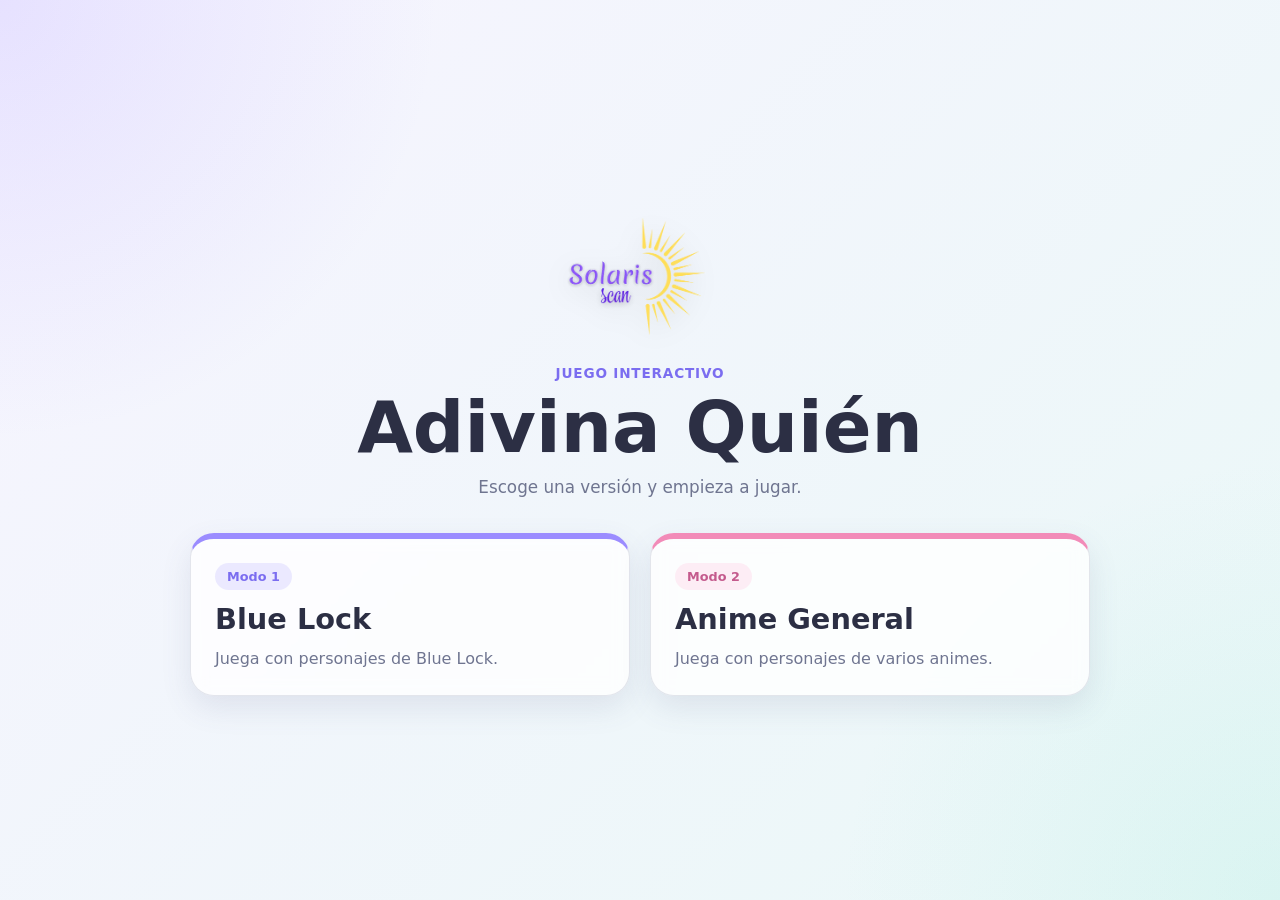
<file: index.html>
<!DOCTYPE html>
<html lang="es">
<head>
  <meta charset="UTF-8">
  <meta name="viewport" content="width=device-width, initial-scale=1.0">
  <title>Adivina Quién</title>
  <link rel="stylesheet" href="src/front/css/landing.css">
</head>
<body>

<main class="home">

<section class="hero">

<img 
  src="assets/img/logo.webp"
  alt="Logo del juego"
  class="hero__logo"
>

<p class="hero__tag">Juego interactivo</p>

<h1 class="hero__title">
  Adivina Quién
</h1>

<p class="hero__text">
  Escoge una versión y empieza a jugar.
</p>

</section>


<section class="games">

<a href="src/front/pages/blue-lock.html" class="game-card game-card--blue">

<span class="game-card__label">Modo 1</span>

<h2>Blue Lock</h2>

<p>Juega con personajes de Blue Lock.</p>

</a>


<a href="src/front/pages/anime-general.html" class="game-card game-card--pink">

<span class="game-card__label">Modo 2</span>

<h2>Anime General</h2>

<p>Juega con personajes de varios animes.</p>

</a>

</section>

</main>

</body>
</html>
</file>
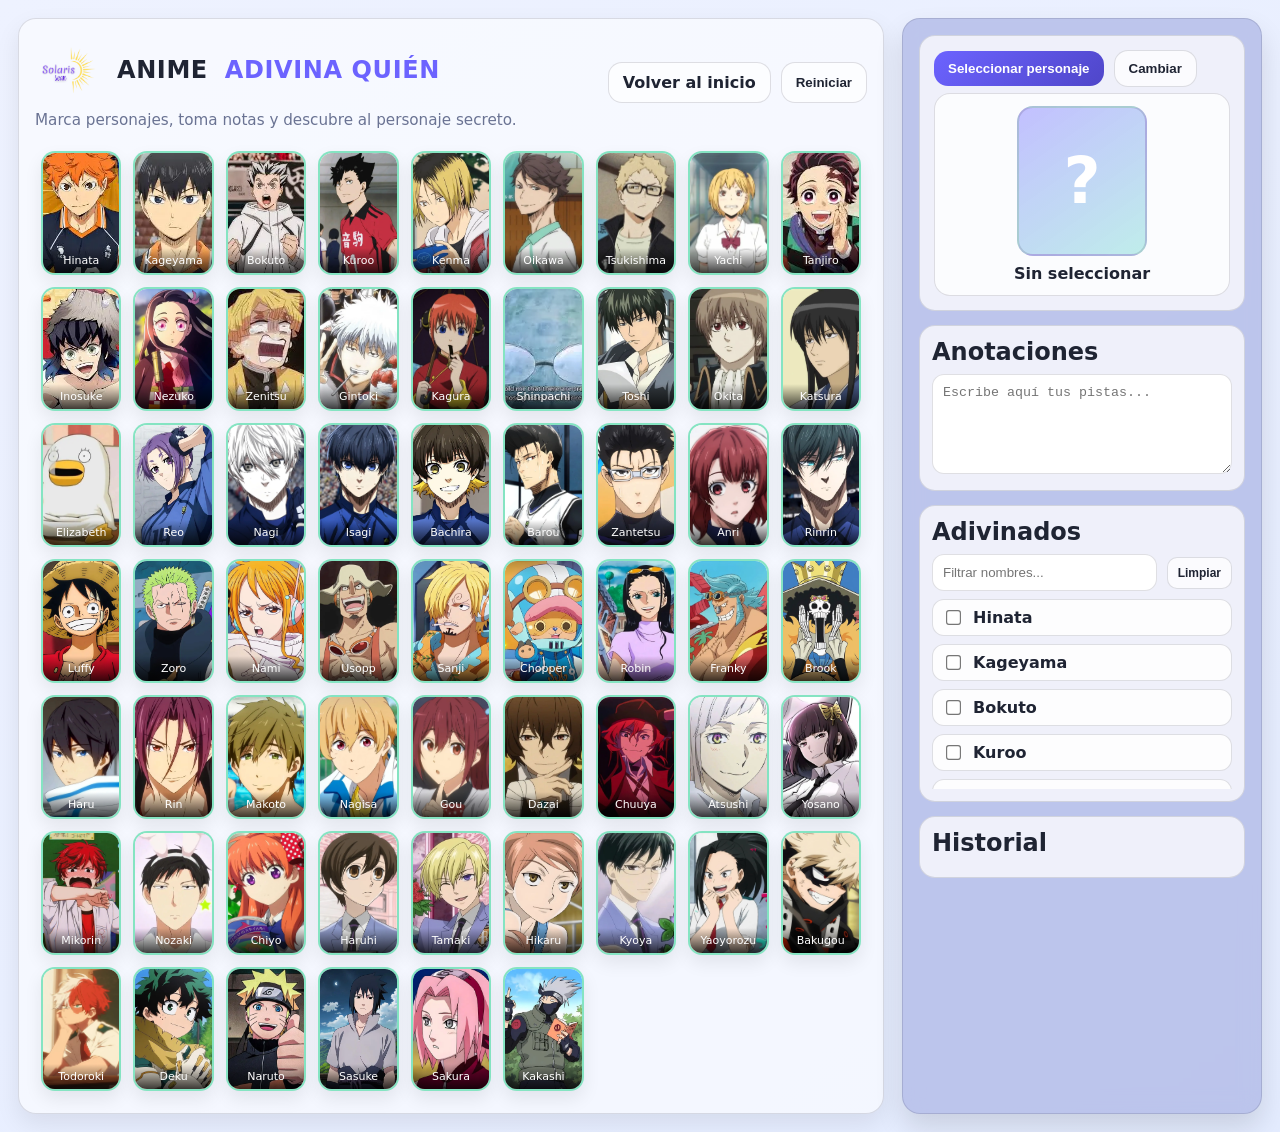
<file: src/front/pages/anime-general.html>
<!DOCTYPE html>
<html lang="es">
<head>
  <meta charset="UTF-8">
  <meta name="viewport" content="width=device-width, initial-scale=1.0">
  <title>Blue Lock - Adivina Quién</title>
  <link rel="stylesheet" href="../css/game.css">
</head>
<body>

  <main class="layout">

    <section class="board" aria-label="Tablero de personajes">
      <header class="board__header">
        <div class="board__heading">
            <div class="title-wrapper">

                <img 
                  src="../../../assets/img/logo.webp"
                  alt="Logo del juego"
                  class="logo"
                >
              
                <h1 class="title">
                  Anime
                  <span>Adivina Quién</span>
                </h1>
              
              </div>
          <p class="board__subtitle">
            Marca personajes, toma notas y descubre al personaje secreto.
          </p>
        </div>

        <div class="board__actions">
          <a href="../../../index.html" class="btn btn--ghost">
            Volver al inicio
          </a>

          <button id="btnReset" type="button" class="btn btn--ghost">
            Reiniciar
          </button>
        </div>
      </header>

      <div
        class="grid"
        id="gridCharacters"
        aria-label="Lista de personajes de Blue Lock"
      ></div>
    </section>

    <aside class="panel" aria-label="Panel lateral del juego">

      <section class="panel__top card panel__hero">
        <div class="panel__row">
          <button id="btnPickRandom" type="button" class="btn btn--primary">
            Seleccionar personaje
          </button>

          <button id="btnChangeRandom" type="button" class="btn btn--ghost">
            Cambiar
          </button>
        </div>

        <div class="mystery">
          <div
            class="mystery__inner"
            id="mysteryInner"
            aria-label="Personaje secreto"
          >
            <span class="mystery__q">?</span>
          </div>

          <div class="mystery__name" id="mysteryName">
            Sin seleccionar
          </div>
        </div>
      </section>

      <section class="card">
        <h2 class="card__title">Anotaciones</h2>
        <textarea
          id="notes"
          class="textarea"
          placeholder="Escribe aquí tus pistas..."
          aria-label="Área de anotaciones"
        ></textarea>
      </section>

      <section class="card">
        <h2 class="card__title">Adivinados</h2>

        <div class="tools">
          <input
            id="searchGuessed"
            class="input"
            type="text"
            placeholder="Filtrar nombres..."
            aria-label="Filtrar personajes adivinados"
          >

          <button
            id="btnClearGuessed"
            type="button"
            class="btn btn--ghost btn--small"
          >
            Limpiar
          </button>
        </div>

        <ul
          id="guessedList"
          class="list"
          aria-label="Lista de personajes marcados"
        ></ul>
      </section>

      <section class="card">
        <h2 class="card__title">Historial</h2>
        <ul
          id="historyList"
          class="list list--history"
          aria-label="Historial de personajes seleccionados"
        ></ul>
      </section>

    </aside>

  </main>

  <script src="../js/data/anime-general-characters.js"></script>
  <script src="../js/game.js"></script>
</body>
</html>
</file>
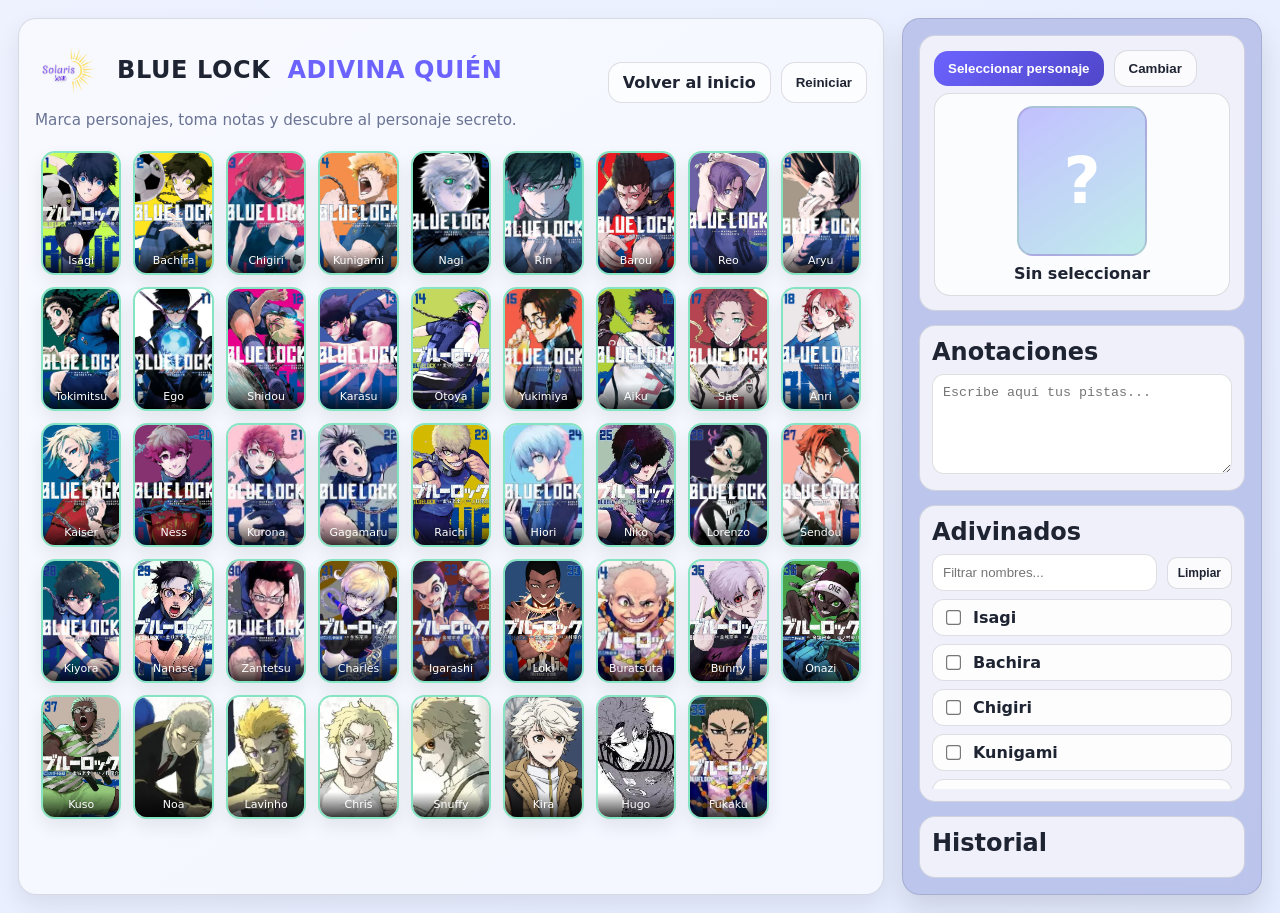
<file: src/front/pages/blue-lock.html>
<!DOCTYPE html>
<html lang="es">
<head>
  <meta charset="UTF-8">
  <meta name="viewport" content="width=device-width, initial-scale=1.0">
  <title>Blue Lock - Adivina Quién</title>
  <link rel="stylesheet" href="../css/game.css">
</head>
<body>

  <main class="layout">

    <section class="board" aria-label="Tablero de personajes">
      <header class="board__header">
        <div class="board__heading">
            <div class="title-wrapper">

                <img 
                  src="../../../assets/img/logo.webp"
                  alt="Logo del juego"
                  class="logo"
                >
              
                <h1 class="title">
                  Blue Lock
                  <span>Adivina Quién</span>
                </h1>
              
              </div>
          <p class="board__subtitle">
            Marca personajes, toma notas y descubre al personaje secreto.
          </p>
        </div>

        <div class="board__actions">
          <a href="../../../index.html" class="btn btn--ghost">
            Volver al inicio
          </a>

          <button id="btnReset" type="button" class="btn btn--ghost">
            Reiniciar
          </button>
        </div>
      </header>

      <div
        class="grid"
        id="gridCharacters"
        aria-label="Lista de personajes de Blue Lock"
      ></div>
    </section>

    <aside class="panel" aria-label="Panel lateral del juego">

      <section class="panel__top card panel__hero">
        <div class="panel__row">
          <button id="btnPickRandom" type="button" class="btn btn--primary">
            Seleccionar personaje
          </button>

          <button id="btnChangeRandom" type="button" class="btn btn--ghost">
            Cambiar
          </button>
        </div>

        <div class="mystery">
          <div
            class="mystery__inner"
            id="mysteryInner"
            aria-label="Personaje secreto"
          >
            <span class="mystery__q">?</span>
          </div>

          <div class="mystery__name" id="mysteryName">
            Sin seleccionar
          </div>
        </div>
      </section>

      <section class="card">
        <h2 class="card__title">Anotaciones</h2>
        <textarea
          id="notes"
          class="textarea"
          placeholder="Escribe aquí tus pistas..."
          aria-label="Área de anotaciones"
        ></textarea>
      </section>

      <section class="card">
        <h2 class="card__title">Adivinados</h2>

        <div class="tools">
          <input
            id="searchGuessed"
            class="input"
            type="text"
            placeholder="Filtrar nombres..."
            aria-label="Filtrar personajes adivinados"
          >

          <button
            id="btnClearGuessed"
            type="button"
            class="btn btn--ghost btn--small"
          >
            Limpiar
          </button>
        </div>

        <ul
          id="guessedList"
          class="list"
          aria-label="Lista de personajes marcados"
        ></ul>
      </section>

      <section class="card">
        <h2 class="card__title">Historial</h2>
        <ul
          id="historyList"
          class="list list--history"
          aria-label="Historial de personajes seleccionados"
        ></ul>
      </section>

    </aside>

  </main>

  <script src="../js/data/blue-lock-characters.js"></script>
  <script src="../js/game.js"></script>
</body>
</html>
</file>
<file: src/front/css/landing.css>
:root{
  --bg1: #f7f4ff;
  --bg2: #eaf8f7;
  --card: rgba(255,255,255,0.8);
  --text: #2c2f44;
  --muted: #6f7590;
  --border: rgba(80, 90, 130, 0.15);

  --violet: #9b8cff;
  --violet-dark: #7b6df0;

  --mint: #8ee3d6;
  --mint-dark: #62cdbd;

  --pink: #ffb7d5;
  --pink-dark: #f28bb8;

  --shadow: 0 12px 30px rgba(80, 90, 130, 0.12);
}

*{
  box-sizing: border-box;
}

body{
  margin: 0;
  font-family: system-ui, -apple-system, Segoe UI, Roboto, Arial, sans-serif;
  color: var(--text);
  background:
    radial-gradient(circle at top left, rgba(155,140,255,0.18), transparent 28%),
    radial-gradient(circle at bottom right, rgba(142,227,214,0.18), transparent 28%),
    linear-gradient(135deg, var(--bg1), var(--bg2));
  min-height: 100vh;
}

.home{
  width: min(100% - 32px, 900px);
  margin: 0 auto;
  min-height: 100vh;
  display: flex;
  flex-direction: column;
  justify-content: center;
  gap: 36px;
  padding: 32px 0;
}

.hero{
  text-align: center;
}

.hero__tag{
  margin: 0 0 10px;
  color: var(--violet-dark);
  font-weight: 700;
  letter-spacing: 0.06em;
  text-transform: uppercase;
  font-size: 0.85rem;
}

.hero__title{
  margin: 0;
  font-size: clamp(2.5rem, 7vw, 4.5rem);
  line-height: 1;
  font-weight: 900;
}

.hero__text{
  margin: 14px 0 0;
  color: var(--muted);
  font-size: 1.05rem;
}

.games{
  display: grid;
  grid-template-columns: repeat(2, minmax(0, 1fr));
  gap: 20px;
}

.game-card{
  text-decoration: none;
  color: inherit;
  background: var(--card);
  border: 1px solid var(--border);
  border-radius: 24px;
  padding: 24px;
  box-shadow: var(--shadow);
  backdrop-filter: blur(8px);
  transition: transform 0.18s ease, box-shadow 0.18s ease;
}

.game-card:hover{
  transform: translateY(-4px);
  box-shadow: 0 18px 34px rgba(80, 90, 130, 0.16);
}

.game-card__label{
  display: inline-block;
  margin-bottom: 12px;
  padding: 6px 12px;
  border-radius: 999px;
  font-size: 0.8rem;
  font-weight: 700;
}

.game-card h2{
  margin: 0 0 10px;
  font-size: 1.8rem;
}

.game-card p{
  margin: 0;
  color: var(--muted);
  line-height: 1.6;
}

.game-card--blue{
  border-top: 6px solid var(--violet);
}

.game-card--blue .game-card__label{
  background: rgba(155,140,255,0.18);
  color: var(--violet-dark);
}

.game-card--pink{
  border-top: 6px solid var(--pink-dark);
}

.game-card--pink .game-card__label{
  background: rgba(255,183,213,0.24);
  color: #c45a8d;
}

@media (max-width: 700px){
  .games{
    grid-template-columns: 1fr;
  }

  .home{
    width: min(100% - 20px, 900px);
  }
}

.hero__logo{
  width: 180px;
  height:auto;
  margin-bottom:14px;
  filter: drop-shadow(0 6px 14px rgba(0,0,0,.15));
}
</file>
<file: src/front/css/game.css>
:root{
    --bg:#eef2ff;
    --bg-soft:#e4ecff;
  
    --panel:rgba(174,183,230,.75);
    --card:#ffffff;
  
    --ink:#1f2433;
    --muted:#6a7393;
  
    --border:rgba(40,45,70,.15);
  
    --accent:#6c63ff;
    --accent2:#4f46c9;
  
    --accent-soft:#4fd1c5;
  
    --available:#34d399;
    --eliminated:#f87171;
  }
  
  *{
    box-sizing:border-box;
  }
  
  body{
    margin:0;
    font-family: system-ui, -apple-system, Segoe UI, Roboto, Arial, sans-serif;
  
    background: linear-gradient(
      145deg,
      var(--bg),
      var(--bg-soft)
    );
  
    color:var(--ink);
  }
  
  /* Layout */
  
  .layout{
    display:grid;
    grid-template-columns: 1fr 360px;
    gap:18px;
    padding:18px;
    min-height:100vh;
  }
  
  /* Board */
  
  .board{
    background:rgba(255,255,255,.55);
    border:1px solid var(--border);
    border-radius:18px;
    padding:16px;
    box-shadow:0 10px 25px rgba(0,0,0,.08);
  }
  
  .board__header{
    display:flex;
    align-items:center;
    justify-content:space-between;
    gap:12px;
    margin-bottom:16px;
  }
  
  .title{
    margin:0;
    font-weight:900;
    letter-spacing:.6px;
    text-transform:uppercase;
  }
  
  .title span{
    font-weight:700;
    color:var(--accent);
    margin-left:8px;
  }
  
  .board__actions{
    display:flex;
    gap:10px;
  }
  
  /* GRID */
  
  .grid{
    display:grid;
    grid-template-columns:repeat(auto-fill, minmax(80px,1fr));
    gap:12px;
    padding:6px;
  }
  
  /* Character cards */
  
  .char{
    position:relative;
    border-radius:14px;
    overflow:hidden;
  
    border:2px solid rgba(52,211,153,.6);
    background:#fff;
  
    cursor:pointer;
    user-select:none;
  
    transition:
      transform .18s ease,
      border-color .18s ease,
      box-shadow .18s ease;
  
    box-shadow:0 8px 18px rgba(0,0,0,.08);
  }
  
  .char:hover{
    transform:translateY(-3px) scale(1.03);
  }
  
  .char img{
    width:100%;
    height:120px;
    object-fit:cover;
    display:block;
  }
  
  .char__label{
    position:absolute;
    left:0;
    right:0;
    bottom:0;
  
    padding:6px;
    font-size:11px;
  
    background:linear-gradient(
      to top,
      rgba(0,0,0,.75),
      rgba(0,0,0,0)
    );
  
    color:#fff;
    text-align:center;
  }
  
  /* Selected */
  
  .char.selected{
    border-color:var(--eliminated);
    box-shadow:0 0 10px rgba(248,113,113,.6);
  }
  
  .char.selected::after{
    content:"";
    position:absolute;
    inset:0;
    background:rgba(0,0,0,.55);
  }
  
  .char.selected::before{
    content:"✓";
    position:absolute;
  
    top:6px;
    right:6px;
  
    width:22px;
    height:22px;
  
    display:grid;
    place-items:center;
  
    border-radius:999px;
    background:#fff;
  
    color:#111;
    font-weight:900;
  
    z-index:2;
  }
  
  .char.selected .char__label{
    z-index:2;
  }
  
  /* PANEL */
  
  .panel{
    background:var(--panel);
    backdrop-filter:blur(10px);
  
    border-radius:18px;
    padding:16px;
  
    border:1px solid var(--border);
  
    display:flex;
    flex-direction:column;
    gap:14px;
  
    box-shadow:0 14px 28px rgba(0,0,0,.12);
  }
  
  .panel__row{
    display:flex;
    gap:10px;
    align-items:center;
  }
  
  /* Buttons */
  
  .btn{
    border:1px solid var(--border);
    background:#fff;
  
    color:var(--ink);
  
    border-radius:14px;
    padding:10px 14px;
  
    font-weight:800;
  
    cursor:pointer;
  
    text-decoration:none;
  
    display:inline-flex;
    align-items:center;
    justify-content:center;
  
    transition:
      transform .15s ease,
      box-shadow .15s ease,
      background .15s ease;
  }
  
  .btn:hover{
    transform:translateY(-2px);
    box-shadow:0 6px 14px rgba(0,0,0,.12);
  }
  
  .btn--primary{
    background:linear-gradient(
      135deg,
      var(--accent),
      var(--accent2)
    );
  
    color:#fff;
    border:none;
  }
  
  .btn--ghost{
    background:rgba(255,255,255,.7);
  }
  
  .btn--small{
    padding:8px 10px;
    border-radius:10px;
    font-size:12px;
  }
  
  /* Mystery box */
  
  .mystery{
    margin-top:6px;
  
    background:rgba(255,255,255,.75);
    border:1px solid var(--border);
  
    border-radius:16px;
    padding:12px;
  
    text-align:center;
  }
  
  .mystery__inner{
    width:130px;
    height:150px;
  
    margin:0 auto 8px;
  
    border-radius:16px;
    border:2px solid var(--border);
  
    background:linear-gradient(
      145deg,
      rgba(108,99,255,.4),
      rgba(79,209,197,.35)
    );
  
    display:grid;
    place-items:center;
  
    overflow:hidden;
  }
  
  .mystery__q{
    font-size:64px;
    font-weight:900;
    color:#fff;
  }
  
  .mystery__inner img{
    width:100%;
    height:100%;
    object-fit:cover;
  }
  
  .mystery__name{
    font-weight:900;
  }
  
  /* Cards */
  
  .card{
    background:rgba(255,255,255,.75);
  
    border:1px solid var(--border);
    border-radius:16px;
  
    padding:12px;
  }
  
  .card__title{
    margin:0 0 8px;
    font-weight:900;
  }
  
  /* Inputs */
  
  .textarea{
    width:100%;
    min-height:100px;
  
    resize:vertical;
  
    border-radius:12px;
    border:1px solid var(--border);
  
    padding:10px;
    outline:none;
  }
  
  .input{
    flex:1;
  
    border-radius:12px;
    border:1px solid var(--border);
  
    padding:10px;
    outline:none;
  }
  
  .tools{
    display:flex;
    gap:10px;
    align-items:center;
    margin-bottom:8px;
  }
  
  /* Lists */
  
  .list{
    margin:0;
    padding:0;
  
    list-style:none;
  
    max-height:190px;
    overflow:auto;
  
    display:flex;
    flex-direction:column;
    gap:8px;
  }
  
  .list li{
    background:rgba(255,255,255,.85);
  
    border:1px solid var(--border);
    border-radius:12px;
  
    padding:8px 10px;
  
    display:flex;
    align-items:center;
    justify-content:space-between;
  }
  
  .guessed-item{
    display:flex;
    align-items:center;
    gap:10px;
    width:100%;
  }
  
  .guessed-item label{
    font-weight:800;
    cursor:pointer;
  }
  
  .guessed-item input{
    transform:scale(1.15);
  }
  
  .list--history li{
    justify-content:flex-start;
  }
  
  .badge{
    margin-left:auto;
  
    font-size:12px;
    font-weight:900;
  
    color:var(--accent2);
  }
  
  /* Responsive */
  
  @media (max-width:980px){
  
    .layout{
      grid-template-columns:1fr;
    }
  
    .panel{
      order:-1;
    }
  
  }

  .board__heading{
    display:flex;
    flex-direction:column;
    gap:6px;
  }
  
  .board__subtitle{
    margin:0;
    font-size:.95rem;
    color:var(--muted);
  }
  
  .panel__hero{
    padding:14px;
  }

  .title-wrapper{
    display:flex;
    align-items:center;
    gap:12px;
  }
  
  .logo{
    width:70px;
    height:70px;
    object-fit:contain;
  }
</file>
